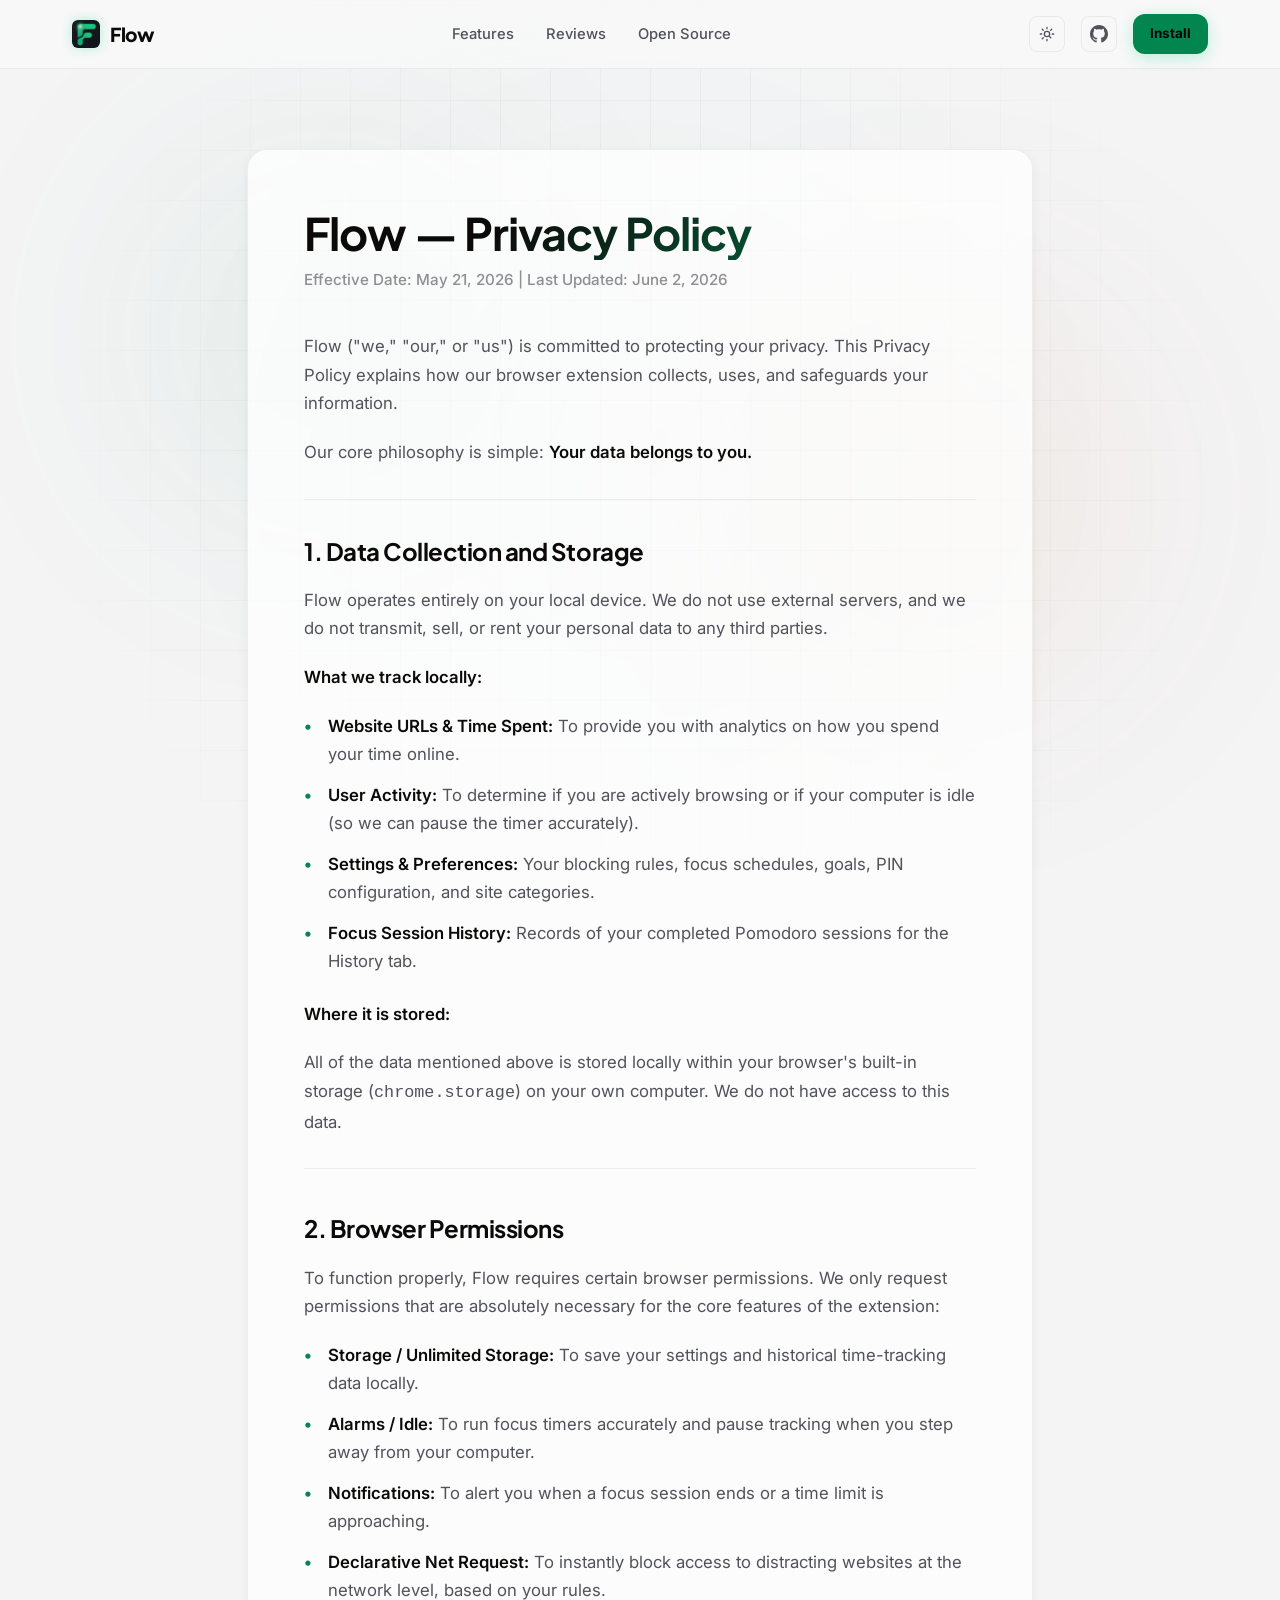
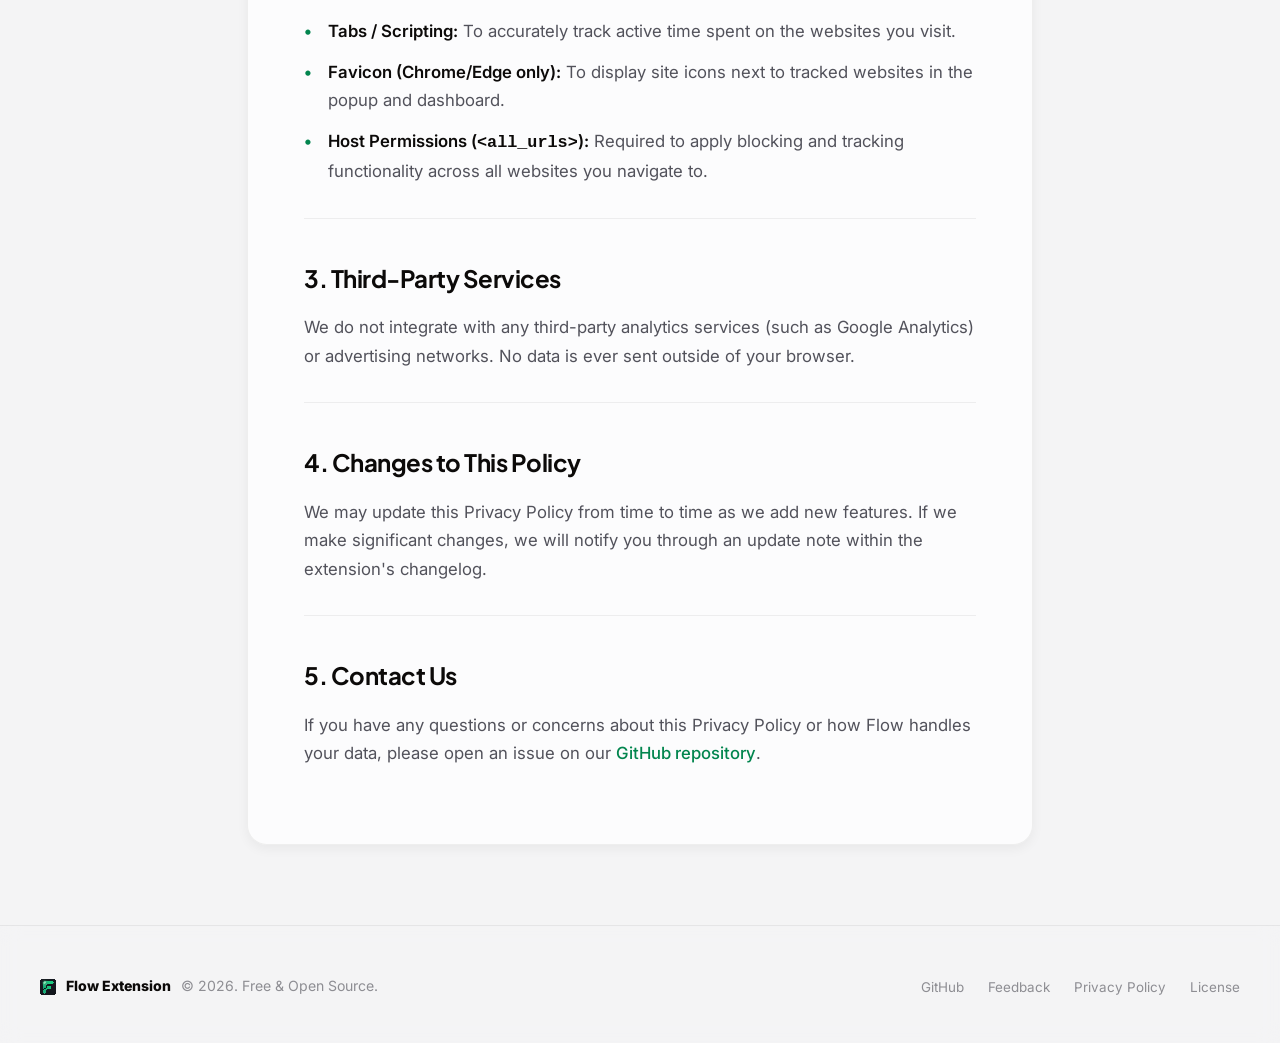
<file: privacy.html>
<!DOCTYPE html>
<html lang="en">
<head>
  <script>
    (function() {
      let savedTheme = null;
      try {
        savedTheme = localStorage.getItem('flow-theme');
      } catch (e) {}
      if (savedTheme === 'light') {
        document.documentElement.classList.add('light');
      } else if (savedTheme === 'dark') {
        document.documentElement.classList.remove('light');
      } else {
        const userPrefersLight = window.matchMedia && window.matchMedia('(prefers-color-scheme: light)').matches;
        if (userPrefersLight) {
          document.documentElement.classList.add('light');
        }
      }
    })();
  </script>
  <meta charset="UTF-8">
  <meta name="viewport" content="width=device-width, initial-scale=1.0">
  <title>Flow — Privacy Policy</title>
  <meta name="description" content="Privacy Policy for Flow browser extension. Flow operates entirely locally and does not collect or transmit any user data.">
  <link rel="icon" type="image/png" href="./icons/icon16.png">
  <link rel="stylesheet" href="style.css">
</head>
<body>

  <!-- Background Graphics -->
  <div class="canvas-grid"></div>
  <div class="canvas-spotlight"></div>
  <div class="glow-blob blob-green"></div>
  <div class="glow-blob blob-amber"></div>

  <!-- Header Navigation -->
  <header class="header-nav">
    <div class="nav-container">
      <a href="index.html" class="nav-brand" id="nav-logo">
        <img src="./icons/icon128.png" alt="Flow Logo" style="width: 28px; height: 28px; border-radius: 6px; filter: drop-shadow(0 0 6px rgba(5, 213, 129, 0.3));">
        <span>Flow</span>
      </a>
      <ul class="nav-links">
        <li><a href="index.html#features">Features</a></li>
        <li><a href="index.html#reviews">Reviews</a></li>
        <li><a href="https://github.com/vishwa-vsr/FocusFlow" target="_blank">Open Source</a></li>
      </ul>
      <div class="nav-actions">
        <!-- Theme Toggle Button -->
        <button class="btn-theme-toggle" id="theme-toggle" title="Toggle Light/Dark Theme" aria-label="Toggle Light/Dark Theme">
          <svg id="theme-sun-icon" viewBox="0 0 24 24" style="display: none;" aria-hidden="true">
            <circle cx="12" cy="12" r="4"></circle>
            <path d="M12 2v2M12 20v2M4.93 4.93l1.41 1.41M16.24 16.24l1.41 1.41M2 12h2M20 12h2M6.34 17.66l-1.41 1.41M19.07 4.93l-1.41 1.41"></path>
          </svg>
          <svg id="theme-moon-icon" viewBox="0 0 24 24" aria-hidden="true">
            <path d="M21 12.79A9 9 0 1 1 11.21 3 7 7 0 0 0 21 12.79z"></path>
          </svg>
        </button>
        <!-- GitHub Link Button -->
        <a href="https://github.com/vishwa-vsr/FocusFlow" target="_blank" class="nav-social-link" title="View Source on GitHub" aria-label="View Source on GitHub">
          <svg viewBox="0 0 24 24" aria-hidden="true">
            <path d="M12 0c-6.626 0-12 5.373-12 12 0 5.302 3.438 9.8 8.207 11.387.599.111.793-.261.793-.577v-2.234c-3.338.726-4.033-1.416-4.033-1.416-.546-1.387-1.333-1.756-1.333-1.756-1.089-.745.083-.729.083-.729 1.205.084 1.839 1.237 1.839 1.237 1.07 1.834 2.807 1.304 3.492.997.107-.775.418-1.305.762-1.604-2.665-.305-5.467-1.334-5.467-5.931 0-1.311.469-2.381 1.236-3.221-.124-.303-.535-1.524.117-3.176 0 0 1.008-.322 3.301 1.23.957-.266 1.983-.399 3.003-.404 1.02.005 2.047.138 3.006.404 2.291-1.552 3.297-1.23 3.297-1.23.653 1.653.242 2.874.118 3.176.77.84 1.235 1.911 1.235 3.221 0 4.609-2.807 5.624-5.479 5.921.43.372.823 1.102.823 2.222v3.293c0 .319.192.694.801.576 4.765-1.589 8.199-6.086 8.199-11.386 0-6.627-5.373-12-12-12z"/>
          </svg>
        </a>
        <a href="index.html#download" class="btn btn-primary btn-sm" style="padding: 8px 16px; font-size: 0.84rem;">Install</a>
      </div>
    </div>
  </header>

  <!-- Privacy Content Section -->
  <main class="privacy-container">
    <article class="privacy-card glass-card">
      <h1 class="privacy-title text-gradient">Flow — Privacy Policy</h1>
      <p class="privacy-subtitle">Effective Date: May 21, 2026 | Last Updated: June 2, 2026</p>

      <div class="privacy-content">
        <p>Flow ("we," "our," or "us") is committed to protecting your privacy. This Privacy Policy explains how our browser extension collects, uses, and safeguards your information.</p>
        
        <p>Our core philosophy is simple: <strong>Your data belongs to you.</strong></p>
        
        <hr>
        
        <h2>1. Data Collection and Storage</h2>
        <p>Flow operates entirely on your local device. We do not use external servers, and we do not transmit, sell, or rent your personal data to any third parties.</p>
        
        <p><strong>What we track locally:</strong></p>
        <ul>
          <li><strong>Website URLs & Time Spent:</strong> To provide you with analytics on how you spend your time online.</li>
          <li><strong>User Activity:</strong> To determine if you are actively browsing or if your computer is idle (so we can pause the timer accurately).</li>
          <li><strong>Settings & Preferences:</strong> Your blocking rules, focus schedules, goals, PIN configuration, and site categories.</li>
          <li><strong>Focus Session History:</strong> Records of your completed Pomodoro sessions for the History tab.</li>
        </ul>
        
        <p><strong>Where it is stored:</strong></p>
        <p>All of the data mentioned above is stored locally within your browser's built-in storage (<code>chrome.storage</code>) on your own computer. We do not have access to this data.</p>
        
        <hr>
        
        <h2>2. Browser Permissions</h2>
        <p>To function properly, Flow requires certain browser permissions. We only request permissions that are absolutely necessary for the core features of the extension:</p>
        <ul>
          <li><strong>Storage / Unlimited Storage:</strong> To save your settings and historical time-tracking data locally.</li>
          <li><strong>Alarms / Idle:</strong> To run focus timers accurately and pause tracking when you step away from your computer.</li>
          <li><strong>Notifications:</strong> To alert you when a focus session ends or a time limit is approaching.</li>
          <li><strong>Declarative Net Request:</strong> To instantly block access to distracting websites at the network level, based on your rules.</li>
          <li><strong>Tabs / Scripting:</strong> To accurately track active time spent on the websites you visit.</li>
          <li><strong>Favicon (Chrome/Edge only):</strong> To display site icons next to tracked websites in the popup and dashboard.</li>
          <li><strong>Host Permissions (<code>&lt;all_urls&gt;</code>):</strong> Required to apply blocking and tracking functionality across all websites you navigate to.</li>
        </ul>
        
        <hr>
        
        <h2>3. Third-Party Services</h2>
        <p>We do not integrate with any third-party analytics services (such as Google Analytics) or advertising networks. No data is ever sent outside of your browser.</p>
        
        <hr>
        
        <h2>4. Changes to This Policy</h2>
        <p>We may update this Privacy Policy from time to time as we add new features. If we make significant changes, we will notify you through an update note within the extension's changelog.</p>
        
        <hr>
        
        <h2>5. Contact Us</h2>
        <p>If you have any questions or concerns about this Privacy Policy or how Flow handles your data, please open an issue on our <a href="https://github.com/vishwa-vsr/Flow/issues" target="_blank">GitHub repository</a>.</p>
      </div>
    </article>
  </main>

  <!-- Footer Section -->
  <footer class="footer">
    <div class="footer-container">
      <div class="footer-left">
        <img src="./icons/icon16.png" alt="Flow Icon" style="width: 16px; height: 16px;">
        <span class="footer-logo-text">Flow Extension</span>
        <span>© 2026. Free & Open Source.</span>
      </div>
      <ul class="footer-right">
        <li><a href="https://github.com/vishwa-vsr/FocusFlow" target="_blank">GitHub</a></li>
        <li><a href="https://docs.google.com/forms/d/e/1FAIpQLSdWc7nYA3D1BqFtqtphDzdJ8UKa4DVw5WteEaAJsQlYAT1Rfg/viewform" target="_blank">Feedback</a></li>
        <li><a href="privacy.html">Privacy Policy</a></li>
        <li><a href="https://github.com/vishwa-vsr/FocusFlow/blob/main/LICENSE" target="_blank">License</a></li>
      </ul>
    </div>
  </footer>

  <!-- Interactive JavaScript Logic -->
  <script>
    /* =========================================================================
       1. Global Mouse Spotlight Positioning Tracker
       ========================================================================= */
    let spotlightTimeout;
    document.addEventListener('mousemove', (e) => {
      if (spotlightTimeout) return;
      spotlightTimeout = requestAnimationFrame(() => {
        document.documentElement.style.setProperty('--mouse-x', `${e.clientX}px`);
        document.documentElement.style.setProperty('--mouse-y', `${e.clientY}px`);
        spotlightTimeout = null;
      });
    });

    /* =========================================================================
       2. Light & Dark Theme Swapper
       ========================================================================= */
    const themeToggleBtn = document.getElementById('theme-toggle');
    const sunIcon = document.getElementById('theme-sun-icon');
    const moonIcon = document.getElementById('theme-moon-icon');

    // Sync theme toggle icons on startup
    if (document.documentElement.classList.contains('light')) {
      sunIcon.style.display = 'block';
      moonIcon.style.display = 'none';
    } else {
      sunIcon.style.display = 'none';
      moonIcon.style.display = 'block';
    }

    themeToggleBtn.addEventListener('click', () => {
      const isLight = document.documentElement.classList.toggle('light');
      try {
        localStorage.setItem('flow-theme', isLight ? 'light' : 'dark');
      } catch (e) {}
      if (isLight) {
        sunIcon.style.display = 'block';
        moonIcon.style.display = 'none';
      } else {
        sunIcon.style.display = 'none';
        moonIcon.style.display = 'block';
      }
    });
  </script>
</body>
</html>
</file>
<file: style.css>
/* 🌊 Flow - Premium Landing Page Stylesheet */
@import url('https://fonts.googleapis.com/css2?family=Inter:wght@400;500;600;700&family=Plus+Jakarta+Sans:wght@500;700;800&display=swap');

:root {
  /* Dark Mode Primitives */
  --bg-obsidian: #050508;
  --bg-body: #050508;
  --bg-card: rgba(15, 17, 24, 0.7);
  --bg-card-hover: rgba(22, 24, 35, 0.8);
  --border-subtle: rgba(255, 255, 255, 0.05);
  --border-hover: rgba(255, 255, 255, 0.12);
  --border-inner: rgba(255, 255, 255, 0.03);
  
  /* Brand Accents */
  --color-green: #05D581;
  --color-green-glow: rgba(5, 213, 129, 0.18);
  --color-green-bg: rgba(5, 213, 129, 0.08);
  
  --color-amber: #F6B846;
  --color-amber-glow: rgba(246, 184, 70, 0.18);
  --color-amber-bg: rgba(246, 184, 70, 0.08);
  
  --color-red: #F46B7A;
  --color-red-glow: rgba(244, 107, 122, 0.18);
  --color-red-bg: rgba(244, 107, 122, 0.08);
  
  --color-blue: #5C9CFC;
  --color-blue-bg: rgba(92, 156, 252, 0.08);
  
  --color-purple: #A855F7;
  --color-purple-bg: rgba(168, 85, 247, 0.08);
  
  /* Text Contrast */
  --text-primary: #F4F4F5;
  --text-secondary: #A1A1AA;
  --text-muted: #71717A;
  
  /* Shadows & Radius */
  --shadow-sm: 0 4px 12px rgba(0, 0, 0, 0.5);
  --shadow-md: 0 12px 36px rgba(0, 0, 0, 0.6);
  --shadow-lg: 0 24px 64px rgba(0, 0, 0, 0.7);
  --shadow-glow: 0 0 30px rgba(5, 213, 129, 0.2);
  --radius-card: 20px;
  --radius-btn: 12px;
  
  /* Fonts */
  --font-heading: 'Plus Jakarta Sans', sans-serif;
  --font-body: 'Inter', sans-serif;
  
  /* Transition curve */
  --transition-smooth: all 0.3s cubic-bezier(0.4, 0, 0.2, 1);
  --transition-bounce: all 0.5s cubic-bezier(0.175, 0.885, 0.32, 1.275);
}

html.light {
  /* Light Mode Primitives */
  --bg-obsidian: #FAFAF9;
  --bg-body: #F4F4F5;
  --bg-card: rgba(255, 255, 255, 0.75);
  --bg-card-hover: rgba(255, 255, 255, 0.9);
  --border-subtle: rgba(0, 0, 0, 0.06);
  --border-hover: rgba(0, 0, 0, 0.12);
  --border-inner: rgba(0, 0, 0, 0.02);
  
  /* Brand Accents adjusted for high-contrast light readability */
  --color-green: #02854E;
  --color-green-glow: rgba(2, 133, 78, 0.08);
  --color-green-bg: rgba(2, 133, 78, 0.05);
  
  --color-amber: #B45309;
  --color-amber-glow: rgba(180, 83, 9, 0.08);
  --color-amber-bg: rgba(180, 83, 9, 0.05);
  
  --color-red: #D94152;
  --color-red-glow: rgba(217, 65, 82, 0.08);
  --color-red-bg: rgba(217, 65, 82, 0.05);
  
  --color-blue: #1D4ED8;
  --color-blue-bg: rgba(29, 78, 216, 0.05);
  
  --color-purple: #7E22CE;
  --color-purple-bg: rgba(126, 34, 206, 0.05);
  
  /* Text Contrast */
  --text-primary: #0C0A09;
  --text-secondary: #52525B;
  --text-muted: #8E8E93;
  
  /* Shadows & Radius */
  --shadow-sm: 0 4px 12px rgba(0, 0, 0, 0.05);
  --shadow-md: 0 12px 30px rgba(0, 0, 0, 0.08);
  --shadow-lg: 0 20px 48px rgba(0, 0, 0, 0.1);
  --shadow-glow: 0 0 24px rgba(2, 133, 78, 0.1);
}

/* Reset and Primitives */
*, *::before, *::after {
  box-sizing: border-box;
  margin: 0;
  padding: 0;
}

body {
  background-color: var(--bg-body);
  color: var(--text-primary);
  font-family: var(--font-body);
  overflow-x: hidden;
  line-height: 1.6;
  -webkit-font-smoothing: antialiased;
  transition: background-color 0.4s ease, color 0.4s ease;
}

h1, h2, h3, h4 {
  font-family: var(--font-heading);
  font-weight: 700;
  letter-spacing: -0.02em;
}

/* Scrollbar setup */
::-webkit-scrollbar {
  width: 8px;
}
::-webkit-scrollbar-track {
  background: transparent;
}
::-webkit-scrollbar-thumb {
  background: var(--border-subtle);
  border-radius: 8px;
}
::-webkit-scrollbar-thumb:hover {
  background: var(--border-hover);
}

/* Core Canvas Layout Elements */
.canvas-grid {
  position: fixed;
  inset: 0;
  z-index: -10;
  pointer-events: none;
}

.canvas-grid::before {
  content: "";
  position: absolute;
  inset: 0;
  background-image: 
    linear-gradient(var(--border-subtle) 1px, transparent 1px),
    linear-gradient(90deg, var(--border-subtle) 1px, transparent 1px);
  background-size: 50px 50px;
  mask-image: radial-gradient(circle at center, black 30%, transparent 80%);
  -webkit-mask-image: radial-gradient(circle at center, black 30%, transparent 80%);
  opacity: 0.8;
}

.canvas-spotlight {
  position: fixed;
  inset: 0;
  z-index: -9;
  pointer-events: none;
  background: radial-gradient(
    600px circle at var(--mouse-x, 50%) var(--mouse-y, 50%),
    rgba(5, 213, 129, 0.04),
    transparent 80%
  );
  transition: background 0.15s ease-out;
}

html.light .canvas-spotlight {
  background: radial-gradient(
    600px circle at var(--mouse-x, 50%) var(--mouse-y, 50%),
    rgba(2, 133, 78, 0.03),
    transparent 80%
  );
}

/* Ambient glow blobs */
.glow-blob {
  position: fixed;
  border-radius: 50%;
  filter: blur(130px);
  -webkit-filter: blur(130px);
  z-index: -8;
  pointer-events: none;
  opacity: 0.25;
  transition: opacity 0.4s ease;
}

html.light .glow-blob {
  opacity: 0.06;
}

.blob-green {
  top: 15%;
  left: 10%;
  width: 400px;
  height: 400px;
  background: var(--color-green);
  animation: blob-float-1 25s infinite alternate ease-in-out;
}

.blob-amber {
  bottom: 20%;
  right: 10%;
  width: 450px;
  height: 450px;
  background: var(--color-amber);
  animation: blob-float-2 22s infinite alternate ease-in-out;
}

@keyframes blob-float-1 {
  0% { transform: translate(0, 0) scale(1); }
  50% { transform: translate(50px, -60px) scale(1.1); }
  100% { transform: translate(-40px, 40px) scale(0.9); }
}

@keyframes blob-float-2 {
  0% { transform: translate(0, 0) scale(1.05); }
  50% { transform: translate(-60px, 50px) scale(0.95); }
  100% { transform: translate(30px, -40px) scale(1); }
}

/* Sticky Header navigation */
.header-nav {
  position: sticky;
  top: 0;
  width: 100%;
  z-index: 100;
  background: color-mix(in srgb, var(--bg-obsidian) 70%, transparent);
  backdrop-filter: blur(20px);
  -webkit-backdrop-filter: blur(20px);
  border-bottom: 1px solid var(--border-subtle);
  transition: border-color 0.4s ease, background 0.4s ease;
}

.nav-container {
  max-width: 1200px;
  margin: 0 auto;
  padding: 0.9rem 2rem;
  display: flex;
  align-items: center;
  justify-content: space-between;
}

.nav-brand {
  display: flex;
  align-items: center;
  gap: 10px;
  text-decoration: none;
  color: var(--text-primary);
  font-family: var(--font-heading);
  font-weight: 800;
  font-size: 1.2rem;
  letter-spacing: -0.02em;
}


.nav-links {
  display: flex;
  align-items: center;
  gap: 2rem;
  list-style: none;
}

.nav-links a {
  text-decoration: none;
  color: var(--text-secondary);
  font-weight: 500;
  font-size: 0.92rem;
  transition: var(--transition-smooth);
}

.nav-links a:hover {
  color: var(--text-primary);
}

.nav-actions {
  display: flex;
  align-items: center;
  gap: 1rem;
}

/* Social links icons */
.nav-social-link {
  color: var(--text-secondary);
  display: flex;
  align-items: center;
  justify-content: center;
  width: 36px;
  height: 36px;
  border-radius: 8px;
  border: 1px solid var(--border-subtle);
  background: rgba(255, 255, 255, 0.02);
  transition: var(--transition-smooth);
}

.nav-social-link:hover {
  color: var(--text-primary);
  background: rgba(255, 255, 255, 0.06);
  border-color: var(--border-hover);
  transform: translateY(-1px);
}

.nav-social-link svg {
  width: 18px;
  height: 18px;
  fill: currentColor;
}

/* Theme Switcher Button */
.btn-theme-toggle {
  background: none;
  border: 1px solid var(--border-subtle);
  color: var(--text-secondary);
  width: 36px;
  height: 36px;
  border-radius: 8px;
  cursor: pointer;
  display: flex;
  align-items: center;
  justify-content: center;
  transition: var(--transition-smooth);
}

.btn-theme-toggle:hover {
  color: var(--text-primary);
  border-color: var(--border-hover);
  background: rgba(255, 255, 255, 0.05);
}

.btn-theme-toggle svg {
  width: 16px;
  height: 16px;
  stroke: currentColor;
  stroke-width: 2;
  fill: none;
  stroke-linecap: round;
  stroke-linejoin: round;
}

/* Glassmorphic card standard structure */
.glass-card {
  background: var(--bg-card);
  border: 1px solid var(--border-subtle);
  border-radius: var(--radius-card);
  box-shadow: var(--shadow-sm), inset 0 1px 0 rgba(255, 255, 255, 0.03);
  position: relative;
  overflow: hidden;
  transition: var(--transition-smooth);
}

.glass-card:hover {
  border-color: var(--border-hover);
  box-shadow: var(--shadow-md);
}

html.light .glass-card {
  box-shadow: var(--shadow-sm), inset 0 1px 0 rgba(255, 255, 255, 0.6);
}

/* Technical micro-grain texture on cards */
.glass-card::before {
  content: "";
  position: absolute;
  inset: 0;
  border-radius: inherit;
  pointer-events: none;
  z-index: 0;
  background-image: url("data:image/svg+xml,%3Csvg viewBox='0 0 256 256' xmlns='http://www.w3.org/2000/svg'%3E%3Cfilter id='n'%3E%3CfeTurbulence type='fractalNoise' baseFrequency='0.85' numOctaves='2' stitchTiles='stitch'/%3E%3C/filter%3E%3Crect width='100%25' height='100%25' filter='url(%23n)' opacity='0.015'/%3E%3C/svg%3E");
  background-size: 128px 128px;
  mix-blend-mode: overlay;
}

.glass-card > * {
  position: relative;
  z-index: 1;
}

/* Big Hero Section */
.hero-section {
  max-width: 1200px;
  margin: 0 auto;
  padding: 6.5rem 2rem 5rem;
}

.hero-grid {
  display: grid;
  grid-template-columns: 1.15fr 0.85fr;
  gap: 4.5rem;
  align-items: center;
}

.hero-left {
  display: flex;
  flex-direction: column;
  align-items: flex-start;
}

/* Hero Badge */
.hero-tag {
  display: inline-flex;
  align-items: center;
  gap: 8px;
  padding: 6px 14px;
  border-radius: 99px;
  background: var(--color-green-bg);
  border: 1px solid var(--color-green-glow);
  color: var(--color-green);
  font-size: 0.78rem;
  font-weight: 700;
  text-transform: uppercase;
  letter-spacing: 0.08em;
  margin-bottom: 1.5rem;
  text-decoration: none;
  cursor: pointer;
  transition: var(--transition-smooth);
}

.hero-tag:hover {
  background: rgba(5, 213, 129, 0.15);
  border-color: var(--color-green);
  transform: translateY(-1.5px);
}

.hero-tag span {
  width: 6px;
  height: 6px;
  border-radius: 50%;
  background: var(--color-green);
  box-shadow: 0 0 8px var(--color-green);
}

.hero-headline {
  font-size: 3.8rem;
  line-height: 1.05;
  margin-bottom: 1.5rem;
  font-weight: 800;
  letter-spacing: -0.03em;
  color: var(--text-primary);
}

/* Premium gradient highlights on headers */
.text-gradient {
  background: linear-gradient(135deg, var(--text-primary) 30%, var(--color-green) 100%);
  -webkit-background-clip: text;
  -webkit-text-fill-color: transparent;
  background-clip: text;
}

.text-gradient-orange {
  background: linear-gradient(135deg, var(--color-amber) 30%, #FF8A00 100%);
  -webkit-background-clip: text;
  -webkit-text-fill-color: transparent;
  background-clip: text;
}

.hero-tagline {
  font-size: 1.15rem;
  color: var(--text-secondary);
  margin-bottom: 2.5rem;
  line-height: 1.6;
  max-width: 52ch;
}

/* Buttons style */
.btn-group {
  display: flex;
  flex-wrap: wrap;
  gap: 1rem;
  margin-bottom: 3rem;
}

.btn {
  display: inline-flex;
  align-items: center;
  justify-content: center;
  padding: 12px 26px;
  border-radius: var(--radius-btn);
  font-family: inherit;
  font-size: 0.94rem;
  font-weight: 700;
  cursor: pointer;
  text-decoration: none;
  transition: var(--transition-bounce);
  border: 1px solid transparent;
  touch-action: manipulation;
}

.btn:active {
  transform: translateY(0) scale(0.98);
}

.btn-primary {
  background-color: var(--color-green);
  color: #050508;
  box-shadow: 0 4px 16px rgba(5, 213, 129, 0.25);
}

.btn-primary:hover {
  transform: translateY(-2px);
  box-shadow: 0 8px 24px rgba(5, 213, 129, 0.4), 0 0 10px rgba(5, 213, 129, 0.2);
}

.btn-secondary {
  background: rgba(255, 255, 255, 0.02);
  border-color: var(--border-subtle);
  color: var(--text-primary);
}

.btn-secondary:hover {
  background: rgba(255, 255, 255, 0.05);
  border-color: var(--border-hover);
  transform: translateY(-2px);
}



/* Interactive Extension Mockup Popup Wrapper */
.mockup-container {
  display: flex;
  justify-content: center;
  align-items: center;
  perspective: 1000px;
}

.mockup-card {
  width: 440px;
  height: 600px;
  border-radius: 18px;
  background: #0E0E10;
  border: 1px solid rgba(255, 255, 255, 0.06);
  box-shadow: var(--shadow-lg), 0 0 0 1px rgba(255, 255, 255, 0.02);
  display: flex;
  flex-direction: column;
  font-family: var(--font-body);
  user-select: none;
  position: relative;
  overflow: hidden;
  transition: border-color 0.4s ease, background 0.4s ease, transform 0.6s cubic-bezier(0.16, 1, 0.3, 1);
}

.mockup-card:hover {
  transform: translateY(-5px) rotateX(1deg) rotateY(-1deg);
}

html.light .mockup-card {
  background: #FAFAF9;
  border-color: rgba(0, 0, 0, 0.08);
}

/* Scrollable container for single-screen mockup layout */
.mock-scrollable-content {
  flex: 1;
  overflow-y: auto;
  padding-bottom: 20px;
  scrollbar-width: thin;
  scrollbar-color: var(--border-subtle) transparent;
}

.mock-scrollable-content::-webkit-scrollbar {
  width: 6px;
}

.mock-scrollable-content::-webkit-scrollbar-track {
  background: transparent;
}

.mock-scrollable-content::-webkit-scrollbar-thumb {
  background: var(--border-subtle);
  border-radius: 4px;
}

.mock-scrollable-content::-webkit-scrollbar-thumb:hover {
  background: var(--border-hover);
}

/* Presets rail inside Focus Mode card */
.mock-presets-rail {
  display: inline-flex;
  gap: 4px;
  margin-left: 6px;
}

.mock-preset {
  background: none;
  border: 1px solid transparent;
  padding: 0;
  font-family: inherit;
  outline: none;
  cursor: pointer;
  font-size: 13px;
  display: inline-flex;
  align-items: center;
  justify-content: center;
  width: 24px;
  height: 24px;
  border-radius: 6px;
  transition: var(--transition-smooth);
}

.mock-preset:hover, .mock-preset.active {
  background: rgba(255, 255, 255, 0.05);
  border-color: var(--border-subtle);
}

html.light .mock-preset:hover, html.light .mock-preset.active {
  background: rgba(0, 0, 0, 0.04);
  border-color: rgba(0, 0, 0, 0.06);
}

/* Timer Settings inside Focus card styling overrides */
.focus-settings-panel {
  position: absolute;
  inset: 0;
  background: rgba(14, 14, 16, 0.98);
  backdrop-filter: blur(16px);
  -webkit-backdrop-filter: blur(16px);
  border-radius: 14px;
  padding: 16px;
  display: flex;
  flex-direction: column;
  gap: 12px;
  justify-content: center;
  z-index: 60;
  border: 1px solid var(--border-subtle);
}

html.light .focus-settings-panel {
  background: rgba(250, 250, 249, 0.98);
}

.mock-fsp-row {
  display: flex;
  justify-content: space-between;
  align-items: center;
}

.mock-fsp-row label {
  font-size: 11px;
  font-weight: 800;
  color: var(--text-secondary);
  text-transform: uppercase;
}

.mock-fsp-row input {
  width: 65px;
  background: rgba(255, 255, 255, 0.03);
  border: 1px solid var(--border-subtle);
  color: var(--text-primary);
  border-radius: 6px;
  padding: 6px;
  text-align: center;
  font-family: monospace;
  font-size: 16px;
  font-weight: 800;
  outline: none;
  transition: var(--transition-smooth);
}

html.light .mock-fsp-row input {
  background: rgba(0, 0, 0, 0.02);
}

.mock-fsp-row input:focus {
  border-color: var(--color-green);
  outline: 2px solid var(--color-green);
  outline-offset: 2px;
}

/* Weekly Goal Section in Mockup */
.mock-goal-section {
  margin: 0 16px 16px;
  padding: 16px;
  border-radius: 14px;
  background: rgba(255, 255, 255, 0.01);
  border: 1px solid var(--border-subtle);
}

html.light .mock-goal-section {
  background: rgba(0, 0, 0, 0.01);
}

.mock-goal-header {
  display: flex;
  justify-content: space-between;
  align-items: center;
  margin-bottom: 8px;
}

.mock-goal-lbl {
  font-size: 10px;
  font-weight: 800;
  text-transform: uppercase;
  letter-spacing: 0.1em;
  color: var(--text-muted);
}

.mock-goal-pct {
  font-size: 14px;
  font-weight: 800;
  font-family: monospace;
  color: var(--color-green);
}

.mock-goal-track {
  height: 6px;
  background: rgba(255, 255, 255, 0.03);
  border-radius: 99px;
  overflow: hidden;
  margin-bottom: 8px;
}

html.light .mock-goal-track {
  background: rgba(0, 0, 0, 0.05);
}

.mock-goal-fill {
  height: 100%;
  background: var(--color-green);
  border-radius: 99px;
  transition: width 0.5s ease;
}

.mock-goal-sub {
  display: flex;
  justify-content: space-between;
  font-size: 11px;
  color: var(--text-secondary);
  font-weight: 600;
}

/* Site Listing layout in Mockup */
.mock-list-title {
  font-size: 10px;
  font-weight: 800;
  color: var(--text-muted);
  text-transform: uppercase;
  letter-spacing: 0.1em;
  margin: 16px 16px 8px;
}

.mock-sites-list {
  display: flex;
  flex-direction: column;
}

.mock-site-item {
  display: flex;
  align-items: center;
  justify-content: space-between;
  padding: 10px 16px;
  border-bottom: 1px solid var(--border-subtle);
}

.mock-site-item:last-child {
  border-bottom: none;
}

.mock-site-item {
  display: grid;
  grid-template-columns: minmax(120px, 1fr) 110px 60px;
  align-items: center;
  gap: 12px;
  padding: 10px 16px;
  border-bottom: 1px solid var(--border-subtle);
}

.mock-site-item:last-child {
  border-bottom: none;
}

.mock-site-favicon {
  width: 18px;
  height: 18px;
  border-radius: 4px;
  object-fit: contain;
}

/* Mockup Header */
.mock-header {
  display: flex;
  align-items: center;
  justify-content: space-between;
  padding: 14px 18px 12px;
  border-bottom: 1px solid var(--border-subtle);
}

.mock-logo {
  display: flex;
  align-items: center;
  gap: 9px;
  font-size: 13px;
  font-weight: 800;
  letter-spacing: -0.01em;
}

#mockLogoDot {
  transition: var(--transition-smooth);
}

#mockLogoDot.active {
  animation: mock-pulse-logo 1.5s infinite;
}

@keyframes mock-pulse-logo {
  0%, 100% { filter: drop-shadow(0 0 2px var(--color-green)); }
  50% { filter: drop-shadow(0 0 8px var(--color-green)); }
}

.mock-streak {
  font-size: 10px;
  font-weight: 800;
  background: var(--color-amber-bg);
  color: var(--color-amber);
  border: 1px solid rgba(246, 184, 70, 0.2);
  padding: 2px 7px;
  border-radius: 99px;
  margin-left: 6px;
  display: inline-block;
}

.mock-header-right {
  display: flex;
  gap: 7px;
}

.mock-btn-icon {
  width: 28px;
  height: 28px;
  border-radius: 6px;
  border: 1px solid var(--border-subtle);
  background: rgba(255, 255, 255, 0.02);
  cursor: pointer;
  display: flex;
  align-items: center;
  justify-content: center;
  transition: var(--transition-smooth);
  color: var(--text-secondary);
}

.mock-btn-icon:hover, .mock-btn-icon.active {
  background: rgba(255, 255, 255, 0.06);
  color: var(--text-primary);
  border-color: var(--border-hover);
}

.mock-btn-icon svg {
  width: 14px;
  height: 14px;
  stroke: currentColor;
  stroke-width: 2.5;
  fill: none;
}

/* Tabs switcher inside popup mockup */
.mock-tabs {
  display: flex;
  gap: 6px;
  padding: 14px 16px 0;
}

.mock-tab-btn {
  flex: 1;
  padding: 8px 0;
  text-align: center;
  border-radius: 8px;
  border: 1px solid transparent;
  background: none;
  color: var(--text-secondary);
  font-size: 12px;
  font-weight: 700;
  cursor: pointer;
  transition: var(--transition-smooth);
  font-family: inherit;
}

.mock-tab-btn.active {
  background: rgba(255, 255, 255, 0.04);
  color: var(--text-primary);
  border-color: var(--border-subtle);
  box-shadow: 0 2px 6px rgba(0,0,0,0.2);
}

html.light .mock-tab-btn.active {
  background: rgba(0,0,0,0.03);
  box-shadow: none;
}


/* Focus section Timer style */
.mock-focus-card {
  margin: 16px;
  padding: 16px;
  border-radius: 14px;
  border: 1px solid var(--border-subtle);
  background: rgba(255, 255, 255, 0.01);
  display: flex;
  flex-direction: column;
  min-height: 190px;
  position: relative;
}

.mock-focus-card.work-active {
  background: rgba(5, 213, 129, 0.02);
  border-color: rgba(5, 213, 129, 0.2);
}

.mock-focus-top {
  display: flex;
  justify-content: space-between;
  align-items: center;
  margin-bottom: 12px;
}

.mock-lbl {
  font-size: 10px;
  font-weight: 800;
  letter-spacing: 0.1em;
  text-transform: uppercase;
  color: var(--text-muted);
}

.mock-phase {
  font-size: 11px;
  font-weight: 800;
  text-transform: uppercase;
  letter-spacing: 0.05em;
  color: var(--color-green);
}

.mock-focus-body {
  display: flex;
  align-items: center;
  gap: 16px;
}

/* Circular countdown timer ring */
.mock-focus-ring {
  position: relative;
  width: 72px;
  height: 72px;
  flex-shrink: 0;
}

.mock-focus-ring svg {
  transform: rotate(-90deg);
  width: 100%;
  height: 100%;
}

.mock-ring-bg {
  fill: none;
  stroke: rgba(255, 255, 255, 0.03);
  stroke-width: 6;
}

html.light .mock-ring-bg {
  stroke: rgba(0, 0, 0, 0.04);
}

.mock-ring-fill {
  fill: none;
  stroke: var(--color-green);
  stroke-width: 6;
  stroke-linecap: round;
  stroke-dasharray: 201; /* 2 * PI * r (r=32) */
  stroke-dashoffset: 201;
  transition: stroke-dashoffset 1s linear;
}

.mock-ring-inner {
  position: absolute;
  inset: 0;
  display: flex;
  flex-direction: column;
  align-items: center;
  justify-content: center;
}

.mock-ring-time {
  font-size: 15px;
  font-weight: 800;
  font-family: monospace;
  color: var(--text-primary);
}

.mock-ring-cycles {
  font-size: 9px;
  color: var(--text-muted);
  font-weight: 600;
  margin-top: 1px;
}

.mock-focus-info {
  flex: 1;
}

.mock-focus-title {
  font-size: 14px;
  font-weight: 800;
  color: var(--text-primary);
  margin-bottom: 2px;
}

.mock-focus-sub {
  font-size: 11px;
  color: var(--text-secondary);
  font-weight: 500;
}

.mock-focus-btns {
  display: flex;
  gap: 8px;
  margin-top: 14px;
}

.mock-fbtn {
  flex: 1;
  padding: 8px 4px;
  border-radius: 8px;
  border: none;
  font-family: inherit;
  font-size: 12px;
  font-weight: 800;
  cursor: pointer;
  transition: var(--transition-smooth);
  touch-action: manipulation;
}

.mock-fbtn.go {
  background: var(--color-green);
  color: #050508;
}

.mock-fbtn.go:hover {
  filter: brightness(1.08);
}

.mock-fbtn.stop {
  background: rgba(244, 107, 122, 0.15);
  color: var(--color-red);
}

.mock-fbtn.stop:hover {
  background: rgba(244, 107, 122, 0.25);
}



.mock-site-favicon {
  width: 16px;
  height: 16px;
  border-radius: 4px;
  display: flex;
  align-items: center;
  justify-content: center;
  font-size: 11px;
}

.mock-sitedom {
  font-size: 12px;
  font-weight: 700;
  color: var(--text-primary);
  white-space: nowrap;
  overflow: hidden;
  text-overflow: ellipsis;
}

.mock-sitetime {
  font-size: 12px;
  color: var(--text-secondary);
  font-family: monospace;
  text-align: right;
  font-weight: 700;
}

/* Switch toggle element inside mockup */
.mock-switch {
  position: relative;
  display: inline-flex;
  cursor: pointer;
}

.mock-switch input {
  position: absolute;
  opacity: 0;
  width: 0;
  height: 0;
}

.mock-switch-track {
  width: 32px;
  height: 18px;
  background: rgba(255, 255, 255, 0.05);
  border-radius: 12px;
  border: 1px solid var(--border-subtle);
  transition: var(--transition-smooth);
  position: relative;
}

html.light .mock-switch-track {
  background: rgba(0,0,0,0.05);
}

.mock-switch-track::after {
  content: "";
  position: absolute;
  top: 2px;
  left: 2px;
  width: 12px;
  height: 12px;
  border-radius: 50%;
  background: var(--text-muted);
  transition: var(--transition-smooth);
}

.mock-switch input:checked + .mock-switch-track {
  background: var(--color-red-bg);
  border-color: var(--color-red);
}

.mock-switch input:checked + .mock-switch-track::after {
  background: var(--color-red);
  transform: translateX(14px);
}

/* Analytics section layout */
.mock-donut-container {
  padding: 14px 16px;
  display: flex;
  align-items: center;
  gap: 16px;
}

.mock-donut-svg-wrap {
  position: relative;
  width: 100px;
  height: 100px;
  flex-shrink: 0;
}

.mock-donut-svg-wrap svg {
  transform: rotate(-90deg);
  width: 100%;
  height: 100%;
}

.mock-donut-center {
  position: absolute;
  inset: 0;
  display: flex;
  flex-direction: column;
  align-items: center;
  justify-content: center;
}

.mock-donut-total {
  font-size: 18px;
  font-weight: 800;
  font-family: monospace;
  color: var(--text-primary);
}

.mock-donut-lbl {
  font-size: 9px;
  color: var(--text-muted);
  text-transform: uppercase;
  font-weight: 800;
}

.mock-legend {
  flex: 1;
  display: flex;
  flex-direction: column;
  gap: 8px;
}

.mock-legend-row {
  display: flex;
  align-items: center;
  gap: 6px;
  cursor: pointer;
  padding: 2px;
  border-radius: 4px;
  transition: var(--transition-smooth);
}

.mock-legend-row:hover {
  background: rgba(255, 255, 255, 0.03);
}

.mock-legend-dot {
  width: 7px;
  height: 7px;
  border-radius: 50%;
}

.mock-legend-name {
  font-size: 11px;
  font-weight: 700;
  color: var(--text-primary);
  flex: 1;
}

.mock-legend-val {
  font-size: 11px;
  font-family: monospace;
  color: var(--text-secondary);
  font-weight: 700;
}

.mock-donut-slice {
  fill: none;
  stroke-width: 12;
  transition: stroke-dasharray 0.5s ease, stroke-width 0.2s ease;
  cursor: pointer;
}

.mock-donut-slice:hover {
  stroke-width: 15;
}


.mock-save-btn {
  background: var(--color-green);
  color: #050508;
  padding: 9px;
  border: none;
  border-radius: 8px;
  font-size: 12px;
  font-weight: 800;
  cursor: pointer;
  margin-top: 4px;
  font-family: inherit;
  transition: var(--transition-smooth);
}

.mock-save-btn:hover {
  filter: brightness(1.08);
}

/* Pin lock overlay panel screen inside mockup */
.mock-overlay {
  position: absolute;
  inset: 0;
  z-index: 50;
  background: rgba(14, 14, 16, 0.96);
  backdrop-filter: blur(8px);
  -webkit-backdrop-filter: blur(8px);
  display: flex;
  flex-direction: column;
  align-items: center;
  justify-content: center;
  padding: 24px;
  transition: opacity 0.3s ease;
}

html.light .mock-overlay {
  background: rgba(250, 250, 249, 0.96);
}

.mock-overlay.hidden {
  opacity: 0;
  pointer-events: none;
}

.mock-overlay-icon {
  font-size: 48px;
  margin-bottom: 12px;
}

.mock-overlay-title {
  font-size: 20px;
  font-weight: 800;
  color: var(--text-primary);
  margin-bottom: 6px;
}

.mock-overlay-sub {
  font-size: 14px;
  color: var(--text-muted);
  margin-bottom: 24px;
}

.mock-pin-dots {
  display: flex;
  gap: 14px;
  margin-bottom: 24px;
}

.mock-pin-dot {
  width: 14px;
  height: 14px;
  border-radius: 50%;
  background: rgba(255, 255, 255, 0.05);
  border: 1px solid var(--border-subtle);
  transition: var(--transition-smooth);
}

html.light .mock-pin-dot {
  background: rgba(0,0,0,0.03);
}

.mock-pin-dot.filled {
  background: var(--color-green);
  border-color: var(--color-green);
  box-shadow: 0 0 6px var(--color-green);
}

.mock-keypad {
  display: grid;
  grid-template-columns: repeat(3, 1fr);
  gap: 10px;
  width: 260px;
}

.mock-key {
  padding: 14px 10px;
  background: rgba(255, 255, 255, 0.02);
  border: 1px solid var(--border-subtle);
  color: var(--text-primary);
  border-radius: 8px;
  font-size: 18px;
  font-weight: 700;
  cursor: pointer;
  transition: var(--transition-smooth);
  touch-action: manipulation;
}

/* Green Switch style overrides specifically for Advanced Site Tweaks */
.f-tweaks-card .mock-switch input:checked + .mock-switch-track {
  background: rgba(5, 213, 129, 0.2);
  border-color: var(--color-green);
}

.f-tweaks-card .mock-switch input:checked + .mock-switch-track::after {
  background: var(--color-green);
}

html.light .mock-key {
  background: rgba(0,0,0,0.01);
}

.mock-key:hover {
  background: rgba(255, 255, 255, 0.06);
  border-color: var(--border-hover);
}

.mock-key-action {
  background: rgba(5, 213, 129, 0.1);
  color: var(--color-green);
  border-color: rgba(5, 213, 129, 0.2);
}

.mock-key-action:hover {
  background: rgba(5, 213, 129, 0.2);
}

.mock-pin-error {
  font-size: 11px;
  color: var(--color-red);
  font-weight: 700;
  margin-top: 10px;
  opacity: 0;
  transition: var(--transition-smooth);
}

.mock-pin-error.visible {
  opacity: 1;
}

/* Feature Sections Bento Layout */
.section-features {
  padding: 5rem 2rem;
  max-width: 1200px;
  margin: 0 auto;
}

.section-title {
  text-align: center;
  font-size: 2.2rem;
  font-weight: 800;
  margin-bottom: 0.8rem;
  color: var(--text-primary);
}

.section-subtitle {
  text-align: center;
  font-size: 1.05rem;
  color: var(--text-secondary);
  margin-bottom: 3.5rem;
  max-width: 50ch;
  margin-left: auto;
  margin-right: auto;
}

.features-grid {
  display: grid;
  grid-template-columns: repeat(3, 1fr);
  gap: 1.5rem;
}

.feature-card {
  padding: 2rem;
  display: flex;
  flex-direction: column;
  min-height: 380px;
  justify-content: space-between;
}

.feature-header {
  margin-bottom: 1.5rem;
}

.feature-icon-wrap {
  width: 44px;
  height: 44px;
  border-radius: 10px;
  background: var(--color-green-bg);
  border: 1px solid var(--color-green-glow);
  color: var(--color-green);
  display: flex;
  align-items: center;
  justify-content: center;
  margin-bottom: 1.25rem;
  font-size: 20px;
}

.feature-card:nth-child(2) .feature-icon-wrap {
  background: var(--color-blue-bg);
  border-color: rgba(92, 156, 252, 0.2);
  color: var(--color-blue);
}

.feature-card:nth-child(3) .feature-icon-wrap {
  background: var(--color-amber-bg);
  border-color: var(--color-amber-glow);
  color: var(--color-amber);
}

.feature-card:nth-child(4) .feature-icon-wrap {
  background: var(--color-purple-bg);
  border-color: rgba(168, 85, 247, 0.2);
  color: var(--color-purple);
}

.feature-card:nth-child(5) .feature-icon-wrap {
  background: var(--color-green-bg);
  border-color: var(--color-green-glow);
  color: var(--color-green);
}

.feature-card:nth-child(6) .feature-icon-wrap {
  background: var(--color-blue-bg);
  border-color: rgba(92, 156, 252, 0.2);
  color: var(--color-blue);
}

.feature-card h3 {
  font-size: 1.25rem;
  margin-bottom: 0.6rem;
  color: var(--text-primary);
}

.feature-card p {
  font-size: 0.92rem;
  color: var(--text-secondary);
  line-height: 1.5;
}

/* Miniature interactive graphics inside bento feature cards */
.feature-graphic {
  height: 130px;
  border-radius: 12px;
  background: rgba(0, 0, 0, 0.2);
  border: 1px solid var(--border-inner);
  display: flex;
  align-items: center;
  justify-content: center;
  margin-top: 1rem;
  overflow: hidden;
  position: relative;
}

html.light .feature-graphic {
  background: rgba(255, 255, 255, 0.4);
}

/* Feature 1 Graphic: Presets Grid */
.f-presets-grid {
  display: grid;
  grid-template-columns: 1fr 1fr;
  gap: 6px;
  width: 100%;
}

.f-preset {
  background: rgba(255, 255, 255, 0.02);
  border: 1px solid var(--border-subtle);
  padding: 6px;
  border-radius: 8px;
  display: flex;
  flex-direction: column;
  align-items: center;
  justify-content: center;
  cursor: pointer;
  transition: var(--transition-smooth);
  font-family: inherit;
  outline: none;
  width: 100%;
}

html.light .f-preset {
  background: rgba(0, 0, 0, 0.01);
}

.f-preset:hover {
  background: rgba(255, 255, 255, 0.04);
  border-color: var(--border-hover);
}

.f-preset.active {
  border-color: var(--color-green);
  background: var(--color-green-bg);
}

.f-preset span {
  font-size: 16px;
  line-height: 1;
  margin-bottom: 2px;
}

.f-preset strong {
  font-size: 10.5px;
  font-weight: 800;
  color: var(--text-primary);
  margin-bottom: 1px;
}

.f-preset small {
  font-size: 8.5px;
  color: var(--text-muted);
}

/* Feature 2 Graphic: Daily Breakdown Double Bar Chart */
.f-chart-bars {
  display: flex;
  justify-content: space-around;
  align-items: flex-end;
  height: 120px;
  width: 100%;
}

.f-chart-bar-group {
  display: flex;
  gap: 4px;
  align-items: flex-end;
  position: relative;
  height: 100%;
  cursor: pointer;
  padding-bottom: 12px;
}

.f-cbar {
  width: 16px;
  border-radius: 4px;
  height: 0%;
  transition: height 0.6s cubic-bezier(0.175, 0.885, 0.32, 1.1);
}

.feature-card:hover .f-cbar {
  height: var(--h);
}

.f-cbar.green {
  background: var(--color-green);
}

.f-cbar.red {
  background: var(--color-red);
}

.f-cbar.purple {
  background: var(--color-purple);
}

.f-cbar.blue {
  background: var(--color-blue);
}

.f-cbar.gray {
  background: var(--text-muted);
}

.f-cbar-label {
  font-size: 8px;
  color: var(--text-muted);
  position: absolute;
  bottom: -2px;
  left: 50%;
  transform: translateX(-50%);
  white-space: nowrap;
}

.f-chart-tooltip {
  font-size: 10px;
  color: var(--text-secondary);
  text-align: center;
  font-weight: 600;
  transition: var(--transition-smooth);
}

/* Feature 3 Graphic: Rule Card and mini-keypad */
.f-rule-card {
  width: 100%;
  display: flex;
  justify-content: space-between;
  align-items: center;
  background: rgba(255, 255, 255, 0.02);
  border: 1px solid var(--border-subtle);
  padding: 10px 12px;
  border-radius: 10px;
  transition: var(--transition-smooth);
}

html.light .f-rule-card {
  background: rgba(0, 0, 0, 0.01);
}

.f-rule-logo {
  display: flex;
  align-items: center;
  gap: 8px;
}

.f-rule-icon-circle {
  width: 24px;
  height: 24px;
  border-radius: 50%;
  display: flex;
  align-items: center;
  justify-content: center;
  font-size: 12px;
  font-weight: 800;
}

.f-rule-text {
  display: flex;
  flex-direction: column;
}

.f-rule-text strong {
  font-size: 11px;
  font-weight: 800;
}

.f-rule-text small {
  font-size: 9px;
  color: var(--text-muted);
}

.f-rule-actions {
  display: flex;
  align-items: center;
  gap: 8px;
}

.f-rule-btn-edit {
  background: none;
  border: 1px solid var(--border-subtle);
  color: var(--text-secondary);
  cursor: pointer;
  width: 22px;
  height: 22px;
  border-radius: 6px;
  font-size: 9px;
  display: flex;
  align-items: center;
  justify-content: center;
  transition: var(--transition-smooth);
}

.f-rule-btn-edit:hover {
  background: rgba(255, 255, 255, 0.05);
  border-color: var(--border-hover);
  color: var(--text-primary);
}

.f-rule-badge {
  background: var(--color-red-bg);
  color: var(--color-red);
  border: 1px solid rgba(244, 107, 122, 0.2);
  padding: 2px 6px;
  border-radius: 4px;
  font-size: 9px;
  font-weight: 800;
  text-transform: uppercase;
  letter-spacing: 0.05em;
}

/* Mini overlay keypads */
.f-card-overlay {
  position: absolute;
  inset: 0;
  background: rgba(14, 14, 16, 0.96);
  display: flex;
  flex-direction: column;
  align-items: center;
  justify-content: center;
  padding: 8px;
  z-index: 5;
  transition: opacity 0.3s ease;
}

html.light .f-card-overlay {
  background: rgba(250, 250, 249, 0.96);
}

.f-card-overlay.hidden {
  display: none !important;
}

.f-overlay-header {
  display: flex;
  justify-content: space-between;
  align-items: center;
  width: 100%;
  padding: 0 8px 4px;
}

.f-close-overlay {
  background: none;
  border: none;
  color: var(--text-muted);
  cursor: pointer;
  font-size: 10px;
}

.f-mini-dots {
  display: flex;
  gap: 5px;
  margin-bottom: 5px;
}

.f-mdot {
  width: 6px;
  height: 6px;
  border-radius: 50%;
  background: rgba(255, 255, 255, 0.05);
  border: 1px solid var(--border-subtle);
}

html.light .f-mdot {
  background: rgba(0,0,0,0.03);
}

.f-mdot.filled {
  background: var(--color-green);
  border-color: var(--color-green);
}

.f-mini-keypad {
  display: grid;
  grid-template-columns: repeat(3, 1fr);
  gap: 3px;
  width: 130px;
}

.f-mini-keypad button {
  padding: 4px;
  font-size: 11px;
  font-weight: 700;
  background: rgba(255, 255, 255, 0.02);
  border: 1px solid var(--border-subtle);
  color: var(--text-primary);
  border-radius: 4px;
  cursor: pointer;
  font-family: inherit;
  transition: var(--transition-smooth);
}

html.light .f-mini-keypad button {
  background: rgba(0,0,0,0.01);
}

.f-mini-keypad button:hover {
  background: rgba(255, 255, 255, 0.05);
}

/* Advanced Site Tweaks YouTube mockup */
.f-tweaks-card {
  width: 100%;
  background: rgba(255, 255, 255, 0.02);
  border: 1px solid var(--border-subtle);
  padding: 12px 14px;
  border-radius: 12px;
  display: flex;
  flex-direction: column;
  gap: 10px;
  transition: var(--transition-smooth);
}

html.light .f-tweaks-card {
  background: rgba(0, 0, 0, 0.01);
}

.f-tweaks-card:hover {
  border-color: var(--border-hover);
  background: rgba(255, 255, 255, 0.04);
  transform: translateY(-1px);
}

html.light .f-tweaks-card:hover {
  background: rgba(0, 0, 0, 0.02);
}

#fTweaksPreview.grayscale-active {
  filter: grayscale(1) !important;
}

.f-tweak-header {
  display: flex;
  align-items: center;
  gap: 6px;
  font-size: 11px;
  font-weight: 800;
  margin-bottom: 2px;
}

.f-tweak-logo-yt {
  width: 14px;
  height: 14px;
  border-radius: 3px;
  background: #FF0000;
  color: #FFF;
  display: flex;
  align-items: center;
  justify-content: center;
  font-size: 9px;
  font-weight: bold;
}

.f-tweak-row {
  display: flex;
  justify-content: space-between;
  align-items: center;
  font-size: 10.5px;
  font-weight: 700;
}



.fc-site-tag {
  font-size: 11px;
  font-weight: 800;
  padding: 3px 6px;
  border-radius: 4px;
  text-align: center;
  cursor: pointer;
  transition: var(--transition-smooth);
  background: none;
  border: 1px solid transparent;
  font-family: inherit;
  outline: none;
  display: inline-block;
}

.fc-site-tag.tag-red {
  background: var(--color-red-bg);
  color: var(--color-red);
  border: 1px solid rgba(244, 107, 122, 0.2);
}

.fc-site-tag.tag-green {
  background: var(--color-green-bg);
  color: var(--color-green);
  border: 1px solid rgba(5, 213, 129, 0.2);
}

.fc-site-tag.tag-purple {
  background: var(--color-purple-bg);
  color: var(--color-purple);
  border: 1px solid rgba(168, 85, 247, 0.2);
}

/* Testimonials / Reviews grid section */
.section-reviews {
  padding: 5rem 2rem 7rem;
  max-width: 1200px;
  margin: 0 auto;
}

.reviews-grid {
  display: grid;
  grid-template-columns: repeat(3, 1fr);
  grid-auto-rows: auto;
  gap: 1.5rem;
  margin-top: 3.5rem;
}

.review-card {
  padding: 1.75rem;
  display: flex;
  flex-direction: column;
  gap: 16px;
  height: 100%;
}

.review-header {
  display: flex;
  justify-content: space-between;
  align-items: center;
  margin-bottom: 1.25rem;
}

.review-meta {
  display: flex;
  align-items: center;
  gap: 10px;
}

.review-badge-source {
  width: 28px;
  height: 28px;
  border-radius: 6px;
  border: 1px solid var(--border-subtle);
  background: rgba(255, 255, 255, 0.02);
  display: flex;
  align-items: center;
  justify-content: center;
  color: var(--text-secondary);
}

.review-badge-source svg {
  width: 14px;
  height: 14px;
}

.review-stars {
  color: var(--color-amber);
  font-size: 14px;
  letter-spacing: 1px;
}

.review-author {
  font-family: var(--font-heading);
  font-weight: 800;
  font-size: 0.94rem;
  color: var(--text-primary);
}

.review-body {
  font-size: 0.9rem;
  color: var(--text-secondary);
  line-height: 1.6;
  font-style: italic;
}

/* Download details badge footer */
.download-footer-banner {
  max-width: 900px;
  margin: 0 auto 5rem;
  padding: 2.5rem;
  display: flex;
  align-items: center;
  justify-content: space-between;
  gap: 2rem;
}

.df-left {
  flex: 1;
}

.df-title {
  font-size: 1.5rem;
  font-weight: 800;
  margin-bottom: 0.4rem;
}

.df-desc {
  font-size: 0.9rem;
  color: var(--text-secondary);
}

.df-right {
  display: flex;
  align-items: center;
  gap: 1rem;
}

/* Footer Section */
.footer {
  border-top: 1px solid var(--border-subtle);
  padding: 3rem 2rem;
  background: rgba(5, 5, 8, 0.5);
  backdrop-filter: blur(10px);
}

html.light .footer {
  background: rgba(244, 244, 245, 0.5);
}

.footer-container {
  max-width: 1200px;
  margin: 0 auto;
  display: flex;
  justify-content: space-between;
  align-items: center;
}

.footer-left {
  display: flex;
  align-items: center;
  gap: 10px;
  font-size: 0.88rem;
  color: var(--text-muted);
}

.footer-logo-text {
  font-weight: 800;
  color: var(--text-primary);
}

.footer-right {
  display: flex;
  gap: 1.5rem;
  list-style: none;
}

.footer-right a {
  text-decoration: none;
  font-size: 0.84rem;
  color: var(--text-muted);
  transition: var(--transition-smooth);
}

.footer-right a:hover {
  color: var(--text-primary);
}

/* Responsive adjustments */
@media (max-width: 968px) {
  .hero-grid {
    grid-template-columns: 1fr;
    gap: 3rem;
    text-align: center;
  }
  
  .hero-left {
    align-items: center;
  }
  
  .hero-headline {
    font-size: 2.8rem;
  }
  
  .btn-group {
    justify-content: center;
  }
  
  .browser-icons {
    flex-direction: column;
    gap: 0.8rem;
  }
  
  .features-grid {
    grid-template-columns: repeat(2, 1fr);
  }
  
  .reviews-grid {
    grid-template-columns: 1fr;
  }
  
  .reviews-grid .review-card:nth-child(1),
  .reviews-grid .review-card:nth-child(5) {
    grid-row: auto;
  }
  
  .download-footer-banner {
    flex-direction: column;
    text-align: center;
    padding: 2rem 1.5rem;
  }
  
  .df-right {
    flex-direction: column;
    width: 100%;
  }
  
  .df-right .btn {
    width: 100%;
  }
  
  .footer-container {
    flex-direction: column;
    gap: 1.5rem;
    text-align: center;
  }
}

@media (max-width: 768px) {
  .nav-links {
    display: none !important;
  }
  
  .nav-container {
    padding: 0.75rem 1.25rem;
  }
  
  .footer-right {
    justify-content: center;
    flex-wrap: wrap;
    padding-left: 0;
  }
}

@media (max-width: 650px) {
  .features-grid {
    grid-template-columns: 1fr;
  }
  
  .feature-card {
    padding: 1.5rem;
    min-height: auto;
  }
}

@media (max-width: 500px) {
  .hero-section {
    padding: 4.5rem 1rem 3rem;
  }
  
  .section-features, .section-reviews {
    padding: 3.5rem 1rem;
  }
  
  .section-title {
    font-size: 1.8rem;
  }
  
  .hero-headline {
    font-size: 2.2rem;
  }
  
  .btn-group {
    flex-direction: column;
    align-items: stretch;
    width: 100%;
    margin-bottom: 2rem;
  }
  
  .btn-group .btn {
    width: 100%;
    text-align: center;
  }
  
  .mockup-card {
    width: 100%;
    max-width: 340px;
  }
  
  .mock-keypad {
    width: 100%;
    max-width: 220px;
  }
  
  .mock-focus-body {
    flex-direction: column;
    text-align: center;
  }
  
  .mock-focus-btns {
    flex-direction: column;
  }
  
  .mock-donut-container {
    flex-direction: column;
  }
  
  .mock-site-item {
    grid-template-columns: 1fr auto 45px;
    gap: 8px;
    padding: 10px 10px;
  }
  
  .db-stats-grid {
    grid-template-columns: repeat(2, 1fr);
  }
}

@media (max-width: 360px) {
  .mockup-card {
    max-width: calc(100vw - 2rem);
  }
  
  .mock-site-item {
    grid-template-columns: 1fr auto 35px;
    gap: 6px;
    padding: 8px 6px;
  }
  
  .mock-sitedom {
    font-size: 11px;
  }
}

/* Card 3 Unlocked Edit Mode Styles */
#fRulesContainer.unlocked .f-rule-text small {
  cursor: pointer;
  color: var(--color-green);
  text-decoration: underline dashed rgba(5, 213, 129, 0.4);
  text-underline-offset: 2px;
  transition: var(--transition-smooth);
}

#fRulesContainer.unlocked .f-rule-text small:hover {
  color: var(--text-primary);
  text-decoration-color: var(--text-primary);
  transform: translateY(-0.5px);
}

#fRulesContainer.unlocked .f-rule-badge {
  cursor: pointer;
  transition: var(--transition-smooth);
}

#fRulesContainer.unlocked .f-rule-badge:hover {
  transform: scale(1.05);
  box-shadow: 0 0 8px rgba(244, 107, 122, 0.15);
}

#fRulesContainer.unlocked .f-rule-badge.allowed:hover {
  box-shadow: 0 0 8px rgba(5, 213, 129, 0.15);
}

.f-rule-badge.allowed {
  background: var(--color-green-bg);
  color: var(--color-green);
  border-color: rgba(5, 213, 129, 0.2);
}

.f-rule-svg {
  display: inline-block;
  vertical-align: middle;
}

/* Button SVG spacing */
.btn svg {
  width: 18px;
  height: 18px;
  margin-right: 10px;
  fill: currentColor;
  flex-shrink: 0;
}

/* Bento Card Double Column Layout */
.feature-card-double {
  grid-column: span 2;
}

@media (max-width: 968px) {
  .feature-card-double {
    grid-column: span 1;
  }
}

/* Dashboard Panel Container */
.dashboard-panel {
  width: 100%;
  background: rgba(14, 14, 16, 0.4);
  border: 1px solid var(--border-inner);
  border-radius: 14px;
  padding: 24px;
  margin-top: 1.25rem;
  display: flex;
  flex-direction: column;
  gap: 20px;
}

html.light .dashboard-panel {
  background: rgba(255, 255, 255, 0.4);
}

.db-timeline-hdr {
  display: flex;
  justify-content: space-between;
  align-items: center;
  font-family: var(--font-heading);
  font-weight: 700;
  font-size: 0.95rem;
  color: var(--text-primary);
}

.db-timeline-hdr-right {
  font-size: 0.85rem;
  color: var(--text-muted);
  font-weight: 500;
}

/* Horizontal Track Timeline */
.db-timeline-track {
  width: 100%;
  height: 26px;
  background: rgba(0, 0, 0, 0.45);
  border: 1px solid var(--border-subtle);
  border-radius: 99px;
  position: relative;
  overflow: hidden;
  margin-top: 4px;
}

html.light .db-timeline-track {
  background: rgba(255, 255, 255, 0.3);
}

.db-timeline-ticks {
  position: absolute;
  inset: 0;
}

.db-tick {
  position: absolute;
  width: 2px;
  height: 14px;
  top: 50%;
  transform: translateY(-50%);
  border-radius: 99px;
}

.db-tick.red {
  background: var(--color-red);
  box-shadow: 0 0 5px var(--color-red);
}

.db-tick.green {
  background: var(--color-green);
  box-shadow: 0 0 5px var(--color-green);
}

.db-timeline-scale {
  display: flex;
  justify-content: space-between;
  font-size: 0.76rem;
  color: var(--text-muted);
  font-weight: 600;
  margin-top: 6px;
  padding: 0 4px;
}

/* Stat Box Grid */
.db-stats-grid {
  display: grid;
  grid-template-columns: repeat(5, 1fr);
  gap: 12px;
}

@media (max-width: 600px) {
  .db-stats-grid {
    grid-template-columns: repeat(2, 1fr);
  }
}

.db-stat-card {
  background: rgba(255, 255, 255, 0.02);
  border: 1px solid var(--border-subtle);
  border-radius: 12px;
  padding: 14px 8px;
  display: flex;
  flex-direction: column;
  align-items: center;
  justify-content: center;
  text-align: center;
}

html.light .db-stat-card {
  background: rgba(0, 0, 0, 0.01);
}

.db-stat-lbl {
  font-size: 0.65rem;
  font-weight: 800;
  color: var(--text-secondary);
  text-transform: uppercase;
  letter-spacing: 0.08em;
  margin-bottom: 6px;
}

.db-stat-val {
  font-size: 1.4rem;
  font-weight: 800;
  font-family: var(--font-heading);
  color: var(--text-primary);
}

.db-stat-val.green { color: var(--color-green); }
.db-stat-val.purple { color: var(--color-purple); }
.db-stat-val.blue { color: var(--color-blue); }
.db-stat-val.red { color: var(--color-red); }

/* Horizontal Split Ratio Bar */
.db-ratio-bar {
  width: 100%;
  height: 14px;
  border-radius: 99px;
  background: rgba(255, 255, 255, 0.05);
  display: flex;
  overflow: hidden;
}

html.light .db-ratio-bar {
  background: rgba(0, 0, 0, 0.05);
}

.db-ratio-seg {
  height: 100%;
}

.db-ratio-seg.green { background: var(--color-green); }
.db-ratio-seg.purple { background: var(--color-purple); }
.db-ratio-seg.blue { background: var(--color-blue); }
.db-ratio-seg.red { background: var(--color-red); }
.db-ratio-seg.grey { background: var(--text-muted); }

/* Labels list row */
.db-legend-row {
  display: flex;
  flex-wrap: wrap;
  justify-content: center;
  gap: 16px;
  font-size: 0.8rem;
  font-weight: 600;
  color: var(--text-secondary);
}

.db-legend-item {
  display: flex;
  align-items: center;
  gap: 6px;
}

.db-legend-dot {
  width: 8px;
  height: 8px;
  border-radius: 50%;
}

.db-legend-dot.green { background: var(--color-green); }
.db-legend-dot.purple { background: var(--color-purple); }
.db-legend-dot.blue { background: var(--color-blue); }
.db-legend-dot.red { background: var(--color-red); }
.db-legend-dot.grey { background: var(--text-muted); }

/* Sites Listing Grid */
.db-sites-grid {
  display: grid;
  grid-template-columns: repeat(auto-fit, minmax(180px, 1fr));
  gap: 12px;
  margin-top: 8px;
}

.db-site-card {
  background: rgba(255, 255, 255, 0.02);
  border: 1px solid var(--border-subtle);
  border-left: 4px solid var(--border-subtle);
  border-radius: 10px;
  padding: 10px 14px;
  display: flex;
  align-items: center;
  justify-content: space-between;
  gap: 8px;
  transition: var(--transition-smooth);
}

html.light .db-site-card {
  background: rgba(0, 0, 0, 0.01);
}

.db-site-card:hover {
  background: rgba(255, 255, 255, 0.05);
  border-color: var(--border-hover);
  transform: translateY(-1.5px);
}

.db-site-info {
  display: flex;
  align-items: center;
  gap: 8px;
  overflow: hidden;
}

.db-site-name {
  font-size: 0.82rem;
  font-weight: 700;
  color: var(--text-primary);
  white-space: nowrap;
  overflow: hidden;
  text-overflow: ellipsis;
}

.db-site-right {
  display: flex;
  align-items: center;
  gap: 8px;
  flex-shrink: 0;
}

.db-site-time-badge {
  background: rgba(255, 255, 255, 0.06);
  color: var(--text-primary);
  padding: 3px 8px;
  border-radius: 6px;
  font-size: 0.76rem;
  font-weight: 700;
  font-family: monospace;
}

html.light .db-site-time-badge {
  background: rgba(0, 0, 0, 0.06);
}

.db-site-gear {
  background: none;
  border: none;
  color: var(--text-muted);
  cursor: pointer;
  font-size: 11px;
  display: flex;
  align-items: center;
  justify-content: center;
  padding: 2px;
}

.db-site-gear svg {
  width: 12px;
  height: 12px;
  stroke: currentColor;
  fill: none;
  stroke-width: 2.5;
}

/* Try Me Interactive Demo Badge styling */
.mock-try-badge {
  position: absolute;
  top: 24px;
  left: 50%;
  transform: translateX(-50%);
  background: rgba(5, 213, 129, 0.1);
  border: 1px solid rgba(5, 213, 129, 0.25);
  color: var(--color-green);
  padding: 6px 14px;
  border-radius: 99px;
  font-size: 10px;
  font-weight: 800;
  text-transform: uppercase;
  letter-spacing: 0.06em;
  display: flex;
  align-items: center;
  gap: 6px;
  box-shadow: 0 0 12px rgba(5, 213, 129, 0.15);
  animation: mock-badge-pulse 2s infinite ease-in-out;
  white-space: nowrap;
  z-index: 100;
}

@keyframes mock-badge-pulse {
  0%, 100% { transform: translateX(-50%) scale(1); opacity: 0.95; }
  50% { transform: translateX(-50%) scale(1.03); opacity: 1; box-shadow: 0 0 16px rgba(5, 213, 129, 0.25); }
}

html.light .mock-try-badge {
  background: rgba(2, 133, 78, 0.08);
  border-color: rgba(2, 133, 78, 0.2);
  color: var(--color-green);
  box-shadow: none;
}

/* Developer response styling inside review cards */
.dev-response {
  margin-top: auto; /* Push response to the bottom of the card */
  padding: 12px 14px;
  background: rgba(255, 255, 255, 0.02);
  border: 1px solid rgba(255, 255, 255, 0.04);
  border-left: 3px solid var(--color-green);
  border-radius: 8px;
  font-size: 0.85rem;
}

html.light .dev-response {
  background: rgba(0, 0, 0, 0.02);
  border-color: rgba(0, 0, 0, 0.04);
}

.dev-response-header {
  display: flex;
  justify-content: space-between;
  align-items: center;
  margin-bottom: 6px;
}

.dev-name {
  font-weight: 800;
  color: var(--color-green);
  font-size: 0.76rem;
  text-transform: uppercase;
  letter-spacing: 0.05em;
}

.dev-date {
  font-size: 0.72rem;
  color: var(--text-muted);
  font-weight: 500;
}

.dev-body {
  color: var(--text-secondary);
  line-height: 1.5;
  font-style: italic;
}

/* =========================================================================
   11. Privacy Policy Page Styles
   ========================================================================= */
.privacy-container {
  max-width: 850px;
  margin: 0 auto;
  padding: 5rem 2rem;
}

.privacy-card {
  padding: 3.5rem;
}

@media (max-width: 768px) {
  .privacy-container {
    padding: 3rem 1rem;
  }
  .privacy-card {
    padding: 2rem 1.5rem;
  }
}

.privacy-title {
  font-size: 2.8rem;
  margin-bottom: 0.5rem;
  line-height: 1.2;
}

.privacy-subtitle {
  font-size: 0.95rem;
  color: var(--text-muted);
  margin-bottom: 2.5rem;
  font-weight: 500;
}

.privacy-content h2 {
  font-size: 1.5rem;
  color: var(--text-primary);
  margin-top: 2.5rem;
  margin-bottom: 1rem;
  font-weight: 700;
}

.privacy-content h2:first-of-type {
  margin-top: 0;
}

.privacy-content p {
  color: var(--text-secondary);
  font-size: 1.05rem;
  line-height: 1.7;
  margin-bottom: 1.25rem;
}

.privacy-content strong {
  color: var(--text-primary);
  font-weight: 600;
}

.privacy-content hr {
  border: none;
  border-top: 1px solid var(--border-subtle);
  margin: 2rem 0;
}

.privacy-content ul {
  list-style-type: none;
  padding-left: 0;
  margin-bottom: 1.5rem;
}

.privacy-content li {
  color: var(--text-secondary);
  font-size: 1.05rem;
  line-height: 1.7;
  margin-bottom: 0.75rem;
  padding-left: 1.5rem;
  position: relative;
}

.privacy-content li::before {
  content: "•";
  color: var(--color-green);
  font-weight: bold;
  position: absolute;
  left: 0;
  top: 0;
}

.privacy-content a {
  color: var(--color-green);
  text-decoration: none;
  font-weight: 500;
  transition: var(--transition-smooth);
}

.privacy-content a:hover {
  text-decoration: underline;
  color: var(--text-primary);
}
</file>
